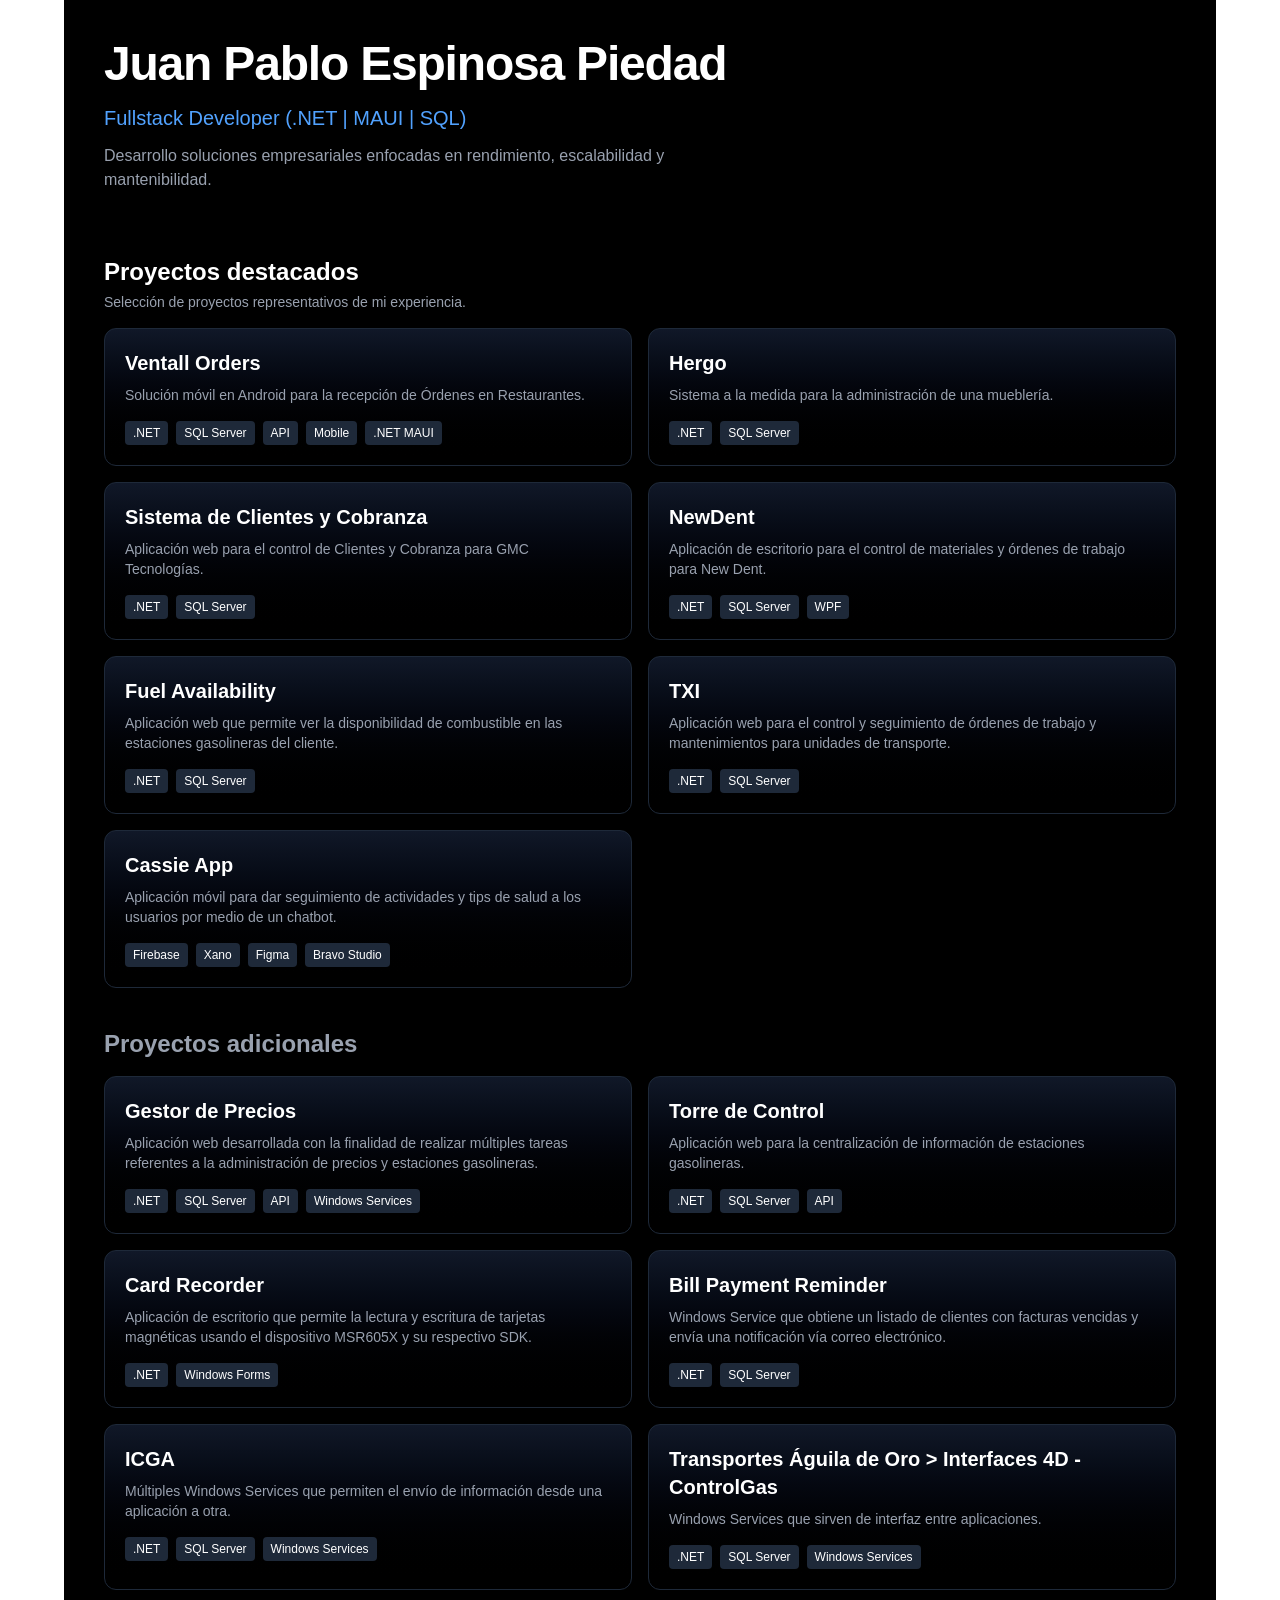
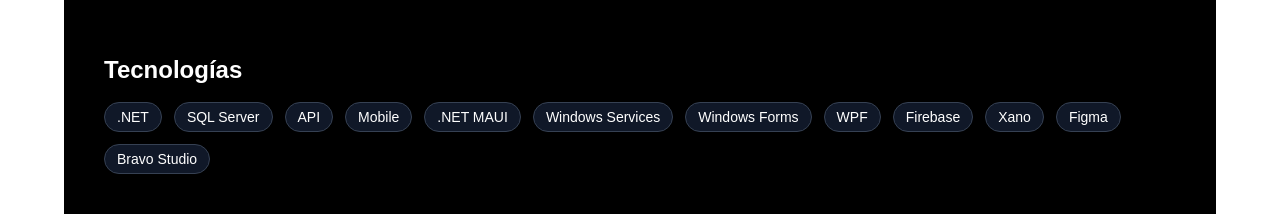
<file: index.html>
<!DOCTYPE html><html lang="en" class="geist_a71539c9-module__T19VSG__variable geist_mono_8d43a2aa-module__8Li5zG__variable h-full antialiased"><head><meta charSet="utf-8"/><meta name="viewport" content="width=device-width, initial-scale=1"/><link rel="preload" href="./_next/static/media/797e433ab948586e-s.p.0.q-h669a_dqa.woff2" as="font" crossorigin="" type="font/woff2"/><link rel="preload" href="./_next/static/media/caa3a2e1cccd8315-s.p.16t1db8_9y2o~.woff2" as="font" crossorigin="" type="font/woff2"/><link rel="stylesheet" href="./_next/static/chunks/0ab8f1ivj-nyp.css" data-precedence="next"/><link rel="preload" as="script" fetchPriority="low" href="./_next/static/chunks/0ht900cau6_ur.js"/><script src="./_next/static/chunks/00l-yd3t8dvwz.js" async=""></script><script src="./_next/static/chunks/16g.ca89g7fib.js" async=""></script><script src="./_next/static/chunks/turbopack-0i_s9pysuh803.js" async=""></script><script src="./_next/static/chunks/0dbhjjzl8qfwv.js" async=""></script><script src="./_next/static/chunks/0tjklhf5nq8hb.js" async=""></script><meta name="next-size-adjust" content=""/><title>Portafolio JP</title><meta name="description" content="Fullstack Developer (.NET | MAUI | SQL) enfocado en sistemas empresariales."/><link rel="icon" href="/favicon.ico?favicon.0nrxnu-f0.q-~.ico" sizes="254x256" type="image/x-icon"/><script src="./_next/static/chunks/03~yq9q893hmn.js" noModule=""></script></head><body class="min-h-full flex flex-col"><div hidden=""><!--$--><!--/$--></div><main class="bg-black text-white min-h-screen p-10 max-w-6xl mx-auto"><section class="mb-16" style="opacity:0;transform:translateY(20px)"><h1 class="text-5xl font-bold tracking-tight">Juan Pablo Espinosa Piedad</h1><p class="text-xl mt-4 text-blue-400 font-medium">Fullstack Developer (.NET | MAUI | SQL)</p><p class="text-gray-400 mt-3 max-w-xl">Desarrollo soluciones empresariales enfocadas en rendimiento, escalabilidad y mantenibilidad.</p></section><section class="mt-10"><h2 class="text-2xl font-semibold">Proyectos destacados</h2><p class="text-gray-400 text-sm mt-1">Selección de proyectos representativos de mi experiencia.</p><div class="grid md:grid-cols-2 gap-4 mt-4"><div class=" border border-gray-800  bg-gradient-to-b from-gray-900 to-black p-5 rounded-xl  hover:border-blue-500  hover:shadow-lg hover:shadow-blue-500/10 transition duration-300 "><h3 class="text-xl font-semibold mb-2">Ventall Orders</h3><p class="text-gray-400 text-sm">Solución móvil en Android para la recepción de Órdenes en Restaurantes.</p><div class="mt-4 flex gap-2 flex-wrap"><span class="text-xs bg-gray-800 px-2 py-1 rounded">.NET</span><span class="text-xs bg-gray-800 px-2 py-1 rounded">SQL Server</span><span class="text-xs bg-gray-800 px-2 py-1 rounded">API</span><span class="text-xs bg-gray-800 px-2 py-1 rounded">Mobile</span><span class="text-xs bg-gray-800 px-2 py-1 rounded">.NET MAUI</span></div></div><div class=" border border-gray-800  bg-gradient-to-b from-gray-900 to-black p-5 rounded-xl  hover:border-blue-500  hover:shadow-lg hover:shadow-blue-500/10 transition duration-300 "><h3 class="text-xl font-semibold mb-2">Hergo</h3><p class="text-gray-400 text-sm">Sistema a la medida para la administración de una mueblería.</p><div class="mt-4 flex gap-2 flex-wrap"><span class="text-xs bg-gray-800 px-2 py-1 rounded">.NET</span><span class="text-xs bg-gray-800 px-2 py-1 rounded">SQL Server</span></div></div><div class=" border border-gray-800  bg-gradient-to-b from-gray-900 to-black p-5 rounded-xl  hover:border-blue-500  hover:shadow-lg hover:shadow-blue-500/10 transition duration-300 "><h3 class="text-xl font-semibold mb-2">Sistema de Clientes y Cobranza</h3><p class="text-gray-400 text-sm">Aplicación web para el control de Clientes y Cobranza para GMC Tecnologías.</p><div class="mt-4 flex gap-2 flex-wrap"><span class="text-xs bg-gray-800 px-2 py-1 rounded">.NET</span><span class="text-xs bg-gray-800 px-2 py-1 rounded">SQL Server</span></div></div><div class=" border border-gray-800  bg-gradient-to-b from-gray-900 to-black p-5 rounded-xl  hover:border-blue-500  hover:shadow-lg hover:shadow-blue-500/10 transition duration-300 "><h3 class="text-xl font-semibold mb-2">NewDent</h3><p class="text-gray-400 text-sm">Aplicación de escritorio para el control de materiales y órdenes de trabajo para New Dent.</p><div class="mt-4 flex gap-2 flex-wrap"><span class="text-xs bg-gray-800 px-2 py-1 rounded">.NET</span><span class="text-xs bg-gray-800 px-2 py-1 rounded">SQL Server</span><span class="text-xs bg-gray-800 px-2 py-1 rounded">WPF</span></div></div><div class=" border border-gray-800  bg-gradient-to-b from-gray-900 to-black p-5 rounded-xl  hover:border-blue-500  hover:shadow-lg hover:shadow-blue-500/10 transition duration-300 "><h3 class="text-xl font-semibold mb-2">Fuel Availability</h3><p class="text-gray-400 text-sm">Aplicación web que permite ver la disponibilidad de combustible en las estaciones gasolineras del cliente.</p><div class="mt-4 flex gap-2 flex-wrap"><span class="text-xs bg-gray-800 px-2 py-1 rounded">.NET</span><span class="text-xs bg-gray-800 px-2 py-1 rounded">SQL Server</span></div></div><div class=" border border-gray-800  bg-gradient-to-b from-gray-900 to-black p-5 rounded-xl  hover:border-blue-500  hover:shadow-lg hover:shadow-blue-500/10 transition duration-300 "><h3 class="text-xl font-semibold mb-2">TXI</h3><p class="text-gray-400 text-sm">Aplicación web para el control y seguimiento de órdenes de trabajo y mantenimientos para unidades de transporte.</p><div class="mt-4 flex gap-2 flex-wrap"><span class="text-xs bg-gray-800 px-2 py-1 rounded">.NET</span><span class="text-xs bg-gray-800 px-2 py-1 rounded">SQL Server</span></div></div><div class=" border border-gray-800  bg-gradient-to-b from-gray-900 to-black p-5 rounded-xl  hover:border-blue-500  hover:shadow-lg hover:shadow-blue-500/10 transition duration-300 "><h3 class="text-xl font-semibold mb-2">Cassie App</h3><p class="text-gray-400 text-sm">Aplicación móvil para dar seguimiento de actividades y tips de salud a los usuarios por medio de un chatbot.</p><div class="mt-4 flex gap-2 flex-wrap"><span class="text-xs bg-gray-800 px-2 py-1 rounded">Firebase</span><span class="text-xs bg-gray-800 px-2 py-1 rounded">Xano</span><span class="text-xs bg-gray-800 px-2 py-1 rounded">Figma</span><span class="text-xs bg-gray-800 px-2 py-1 rounded">Bravo Studio</span></div></div></div></section><section class="mt-10"><h2 class="text-2xl font-semibold text-gray-400">Proyectos adicionales</h2><div class="grid md:grid-cols-2 gap-4 mt-4"><div class=" border border-gray-800  bg-gradient-to-b from-gray-900 to-black p-5 rounded-xl  hover:border-blue-500  hover:shadow-lg hover:shadow-blue-500/10 transition duration-300 "><h3 class="text-xl font-semibold mb-2">Gestor de Precios</h3><p class="text-gray-400 text-sm">Aplicación web desarrollada con la finalidad de realizar múltiples tareas referentes a la administración de precios y estaciones gasolineras.</p><div class="mt-4 flex gap-2 flex-wrap"><span class="text-xs bg-gray-800 px-2 py-1 rounded">.NET</span><span class="text-xs bg-gray-800 px-2 py-1 rounded">SQL Server</span><span class="text-xs bg-gray-800 px-2 py-1 rounded">API</span><span class="text-xs bg-gray-800 px-2 py-1 rounded">Windows Services</span></div></div><div class=" border border-gray-800  bg-gradient-to-b from-gray-900 to-black p-5 rounded-xl  hover:border-blue-500  hover:shadow-lg hover:shadow-blue-500/10 transition duration-300 "><h3 class="text-xl font-semibold mb-2">Torre de Control</h3><p class="text-gray-400 text-sm">Aplicación web para la centralización de información de estaciones gasolineras.</p><div class="mt-4 flex gap-2 flex-wrap"><span class="text-xs bg-gray-800 px-2 py-1 rounded">.NET</span><span class="text-xs bg-gray-800 px-2 py-1 rounded">SQL Server</span><span class="text-xs bg-gray-800 px-2 py-1 rounded">API</span></div></div><div class=" border border-gray-800  bg-gradient-to-b from-gray-900 to-black p-5 rounded-xl  hover:border-blue-500  hover:shadow-lg hover:shadow-blue-500/10 transition duration-300 "><h3 class="text-xl font-semibold mb-2">Card Recorder</h3><p class="text-gray-400 text-sm">Aplicación de escritorio que permite la lectura y escritura de tarjetas magnéticas usando el dispositivo MSR605X y su respectivo SDK.</p><div class="mt-4 flex gap-2 flex-wrap"><span class="text-xs bg-gray-800 px-2 py-1 rounded">.NET</span><span class="text-xs bg-gray-800 px-2 py-1 rounded">Windows Forms</span></div></div><div class=" border border-gray-800  bg-gradient-to-b from-gray-900 to-black p-5 rounded-xl  hover:border-blue-500  hover:shadow-lg hover:shadow-blue-500/10 transition duration-300 "><h3 class="text-xl font-semibold mb-2">Bill Payment Reminder</h3><p class="text-gray-400 text-sm">Windows Service que obtiene un listado de clientes con facturas vencidas y envía una notificación vía correo electrónico.</p><div class="mt-4 flex gap-2 flex-wrap"><span class="text-xs bg-gray-800 px-2 py-1 rounded">.NET</span><span class="text-xs bg-gray-800 px-2 py-1 rounded">SQL Server</span></div></div><div class=" border border-gray-800  bg-gradient-to-b from-gray-900 to-black p-5 rounded-xl  hover:border-blue-500  hover:shadow-lg hover:shadow-blue-500/10 transition duration-300 "><h3 class="text-xl font-semibold mb-2">ICGA</h3><p class="text-gray-400 text-sm">Múltiples Windows Services que permiten el envío de información desde una aplicación a otra.</p><div class="mt-4 flex gap-2 flex-wrap"><span class="text-xs bg-gray-800 px-2 py-1 rounded">.NET</span><span class="text-xs bg-gray-800 px-2 py-1 rounded">SQL Server</span><span class="text-xs bg-gray-800 px-2 py-1 rounded">Windows Services</span></div></div><div class=" border border-gray-800  bg-gradient-to-b from-gray-900 to-black p-5 rounded-xl  hover:border-blue-500  hover:shadow-lg hover:shadow-blue-500/10 transition duration-300 "><h3 class="text-xl font-semibold mb-2">Transportes Águila de Oro &gt; Interfaces 4D - ControlGas</h3><p class="text-gray-400 text-sm">Windows Services que sirven de interfaz entre aplicaciones.</p><div class="mt-4 flex gap-2 flex-wrap"><span class="text-xs bg-gray-800 px-2 py-1 rounded">.NET</span><span class="text-xs bg-gray-800 px-2 py-1 rounded">SQL Server</span><span class="text-xs bg-gray-800 px-2 py-1 rounded">Windows Services</span></div></div></div></section><section class="mt-16"><h2 class="text-2xl font-semibold">Tecnologías</h2><div class="flex flex-wrap gap-3 mt-4"><span class=" bg-gray-900  border border-gray-700  px-3 py-1  rounded-full  text-sm hover:border-blue-500 transition ">.NET</span><span class=" bg-gray-900  border border-gray-700  px-3 py-1  rounded-full  text-sm hover:border-blue-500 transition ">SQL Server</span><span class=" bg-gray-900  border border-gray-700  px-3 py-1  rounded-full  text-sm hover:border-blue-500 transition ">API</span><span class=" bg-gray-900  border border-gray-700  px-3 py-1  rounded-full  text-sm hover:border-blue-500 transition ">Mobile</span><span class=" bg-gray-900  border border-gray-700  px-3 py-1  rounded-full  text-sm hover:border-blue-500 transition ">.NET MAUI</span><span class=" bg-gray-900  border border-gray-700  px-3 py-1  rounded-full  text-sm hover:border-blue-500 transition ">Windows Services</span><span class=" bg-gray-900  border border-gray-700  px-3 py-1  rounded-full  text-sm hover:border-blue-500 transition ">Windows Forms</span><span class=" bg-gray-900  border border-gray-700  px-3 py-1  rounded-full  text-sm hover:border-blue-500 transition ">WPF</span><span class=" bg-gray-900  border border-gray-700  px-3 py-1  rounded-full  text-sm hover:border-blue-500 transition ">Firebase</span><span class=" bg-gray-900  border border-gray-700  px-3 py-1  rounded-full  text-sm hover:border-blue-500 transition ">Xano</span><span class=" bg-gray-900  border border-gray-700  px-3 py-1  rounded-full  text-sm hover:border-blue-500 transition ">Figma</span><span class=" bg-gray-900  border border-gray-700  px-3 py-1  rounded-full  text-sm hover:border-blue-500 transition ">Bravo Studio</span></div></section></main><!--$--><!--/$--><script src="./_next/static/chunks/0ht900cau6_ur.js" id="_R_" async=""></script><script>(self.__next_f=self.__next_f||[]).push([0])</script><script>self.__next_f.push([1,"1:\"$Sreact.fragment\"\n2:I[39756,[\"./_next/static/chunks/0dbhjjzl8qfwv.js\"],\"default\"]\n3:I[37457,[\"./_next/static/chunks/0dbhjjzl8qfwv.js\"],\"default\"]\n4:I[32177,[\"./_next/static/chunks/0dbhjjzl8qfwv.js\",\"./_next/static/chunks/0tjklhf5nq8hb.js\"],\"default\"]\n5:I[74855,[\"./_next/static/chunks/0dbhjjzl8qfwv.js\",\"./_next/static/chunks/0tjklhf5nq8hb.js\"],\"default\"]\nc:I[68027,[\"./_next/static/chunks/0dbhjjzl8qfwv.js\"],\"default\",1]\n:HL[\"./_next/static/chunks/0ab8f1ivj-nyp.css\",\"style\"]\n:HL[\"./_next/static/media/797e433ab948586e-s.p.0.q-h669a_dqa.woff2\",\"font\",{\"crossOrigin\":\"\",\"type\":\"font/woff2\"}]\n:HL[\"./_next/static/media/caa3a2e1cccd8315-s.p.16t1db8_9y2o~.woff2\",\"font\",{\"crossOrigin\":\"\",\"type\":\"font/woff2\"}]\n"])</script><script>self.__next_f.push([1,"0:{\"P\":null,\"c\":[\"\",\"\"],\"q\":\"\",\"i\":false,\"f\":[[[\"\",{\"children\":[\"__PAGE__\",{}]},\"$undefined\",\"$undefined\",16],[[\"$\",\"$1\",\"c\",{\"children\":[[[\"$\",\"link\",\"0\",{\"rel\":\"stylesheet\",\"href\":\"./_next/static/chunks/0ab8f1ivj-nyp.css\",\"precedence\":\"next\",\"crossOrigin\":\"$undefined\",\"nonce\":\"$undefined\"}],[\"$\",\"script\",\"script-0\",{\"src\":\"./_next/static/chunks/0dbhjjzl8qfwv.js\",\"async\":true,\"nonce\":\"$undefined\"}]],[\"$\",\"html\",null,{\"lang\":\"en\",\"className\":\"geist_a71539c9-module__T19VSG__variable geist_mono_8d43a2aa-module__8Li5zG__variable h-full antialiased\",\"children\":[\"$\",\"body\",null,{\"className\":\"min-h-full flex flex-col\",\"children\":[\"$\",\"$L2\",null,{\"parallelRouterKey\":\"children\",\"error\":\"$undefined\",\"errorStyles\":\"$undefined\",\"errorScripts\":\"$undefined\",\"template\":[\"$\",\"$L3\",null,{}],\"templateStyles\":\"$undefined\",\"templateScripts\":\"$undefined\",\"notFound\":[[[\"$\",\"title\",null,{\"children\":\"404: This page could not be found.\"}],[\"$\",\"div\",null,{\"style\":{\"fontFamily\":\"system-ui,\\\"Segoe UI\\\",Roboto,Helvetica,Arial,sans-serif,\\\"Apple Color Emoji\\\",\\\"Segoe UI Emoji\\\"\",\"height\":\"100vh\",\"textAlign\":\"center\",\"display\":\"flex\",\"flexDirection\":\"column\",\"alignItems\":\"center\",\"justifyContent\":\"center\"},\"children\":[\"$\",\"div\",null,{\"children\":[[\"$\",\"style\",null,{\"dangerouslySetInnerHTML\":{\"__html\":\"body{color:#000;background:#fff;margin:0}.next-error-h1{border-right:1px solid rgba(0,0,0,.3)}@media (prefers-color-scheme:dark){body{color:#fff;background:#000}.next-error-h1{border-right:1px solid rgba(255,255,255,.3)}}\"}}],[\"$\",\"h1\",null,{\"className\":\"next-error-h1\",\"style\":{\"display\":\"inline-block\",\"margin\":\"0 20px 0 0\",\"padding\":\"0 23px 0 0\",\"fontSize\":24,\"fontWeight\":500,\"verticalAlign\":\"top\",\"lineHeight\":\"49px\"},\"children\":404}],[\"$\",\"div\",null,{\"style\":{\"display\":\"inline-block\"},\"children\":[\"$\",\"h2\",null,{\"style\":{\"fontSize\":14,\"fontWeight\":400,\"lineHeight\":\"49px\",\"margin\":0},\"children\":\"This page could not be found.\"}]}]]}]}]],[]],\"forbidden\":\"$undefined\",\"unauthorized\":\"$undefined\"}]}]}]]}],{\"children\":[[\"$\",\"$1\",\"c\",{\"children\":[[\"$\",\"main\",null,{\"className\":\"bg-black text-white min-h-screen p-10 max-w-6xl mx-auto\",\"children\":[[\"$\",\"$L4\",null,{}],[\"$\",\"section\",null,{\"className\":\"mt-10\",\"children\":[[\"$\",\"h2\",null,{\"className\":\"text-2xl font-semibold\",\"children\":\"Proyectos destacados\"}],[\"$\",\"p\",null,{\"className\":\"text-gray-400 text-sm mt-1\",\"children\":\"Selección de proyectos representativos de mi experiencia.\"}],[\"$\",\"div\",null,{\"className\":\"grid md:grid-cols-2 gap-4 mt-4\",\"children\":[[\"$\",\"$L5\",\"Ventall.Orders\",{\"project\":{\"name\":\"Ventall Orders\",\"repo\":\"Ventall.Orders\",\"description\":\"Solución móvil en Android para la recepción de Órdenes en Restaurantes.\",\"stack\":[\".NET\",\"SQL Server\",\"API\",\"Mobile\",\".NET MAUI\"],\"type\":\"fullstack\",\"featured\":true}}],[\"$\",\"$L5\",\"Hergo\",{\"project\":{\"name\":\"Hergo\",\"repo\":\"Hergo\",\"description\":\"Sistema a la medida para la administración de una mueblería.\",\"stack\":[\".NET\",\"SQL Server\"],\"type\":\"frontend|backend\",\"featured\":true}}],[\"$\",\"$L5\",\"GMC.SCC\",{\"project\":{\"name\":\"Sistema de Clientes y Cobranza\",\"repo\":\"GMC.SCC\",\"description\":\"Aplicación web para el control de Clientes y Cobranza para GMC Tecnologías.\",\"stack\":[\".NET\",\"SQL Server\"],\"type\":\"frontend|backend\",\"featured\":true}}],[\"$\",\"$L5\",\"NewDent\",{\"project\":{\"name\":\"NewDent\",\"repo\":\"NewDent\",\"description\":\"Aplicación de escritorio para el control de materiales y órdenes de trabajo para New Dent.\",\"stack\":[\".NET\",\"SQL Server\",\"WPF\"],\"type\":\"frontend|backend\",\"featured\":true}}],[\"$\",\"$L5\",\"Petro7.FuelAvailability\",{\"project\":{\"name\":\"Fuel Availability\",\"repo\":\"Petro7.FuelAvailability\",\"description\":\"Aplicación web que permite ver la disponibilidad de combustible en las estaciones gasolineras del cliente.\",\"stack\":[\".NET\",\"SQL Server\"],\"type\":\"frontend|backend\",\"featured\":true}}],[\"$\",\"$L5\",\"Taller de Texas\",{\"project\":{\"name\":\"TXI\",\"repo\":\"Taller de Texas\",\"description\":\"Aplicación web para el control y seguimiento de órdenes de trabajo y mantenimientos para unidades de transporte.\",\"stack\":[\".NET\",\"SQL Server\"],\"type\":\"frontend|backend\",\"featured\":true}}],[\"$\",\"$L5\",\"Cassie.App\",{\"project\":{\"name\":\"Cassie App\",\"repo\":\"Cassie.App\",\"description\":\"Aplicación móvil para dar seguimiento de actividades y tips de salud a los usuarios por medio de un chatbot.\",\"stack\":[\"Firebase\",\"Xano\",\"Figma\",\"Bravo Studio\"],\"type\":\"frontend|backend\",\"featured\":true}}]]}]]}],[\"$\",\"section\",null,{\"className\":\"mt-10\",\"children\":[\"$L6\",\"$L7\"]}],\"$L8\"]}],[\"$L9\"],\"$La\"]}],{},null,false,null]},null,false,null],\"$Lb\",false]],\"m\":\"$undefined\",\"G\":[\"$c\",[\"$Ld\"]],\"S\":true,\"h\":null,\"s\":\"$undefined\",\"l\":\"$undefined\",\"p\":\"$undefined\",\"d\":\"$undefined\",\"b\":\"rN3eVQUjpNVmgqFKVZD4o\"}\n"])</script><script>self.__next_f.push([1,"e:I[97367,[\"./_next/static/chunks/0dbhjjzl8qfwv.js\"],\"OutletBoundary\"]\nf:\"$Sreact.suspense\"\n11:I[97367,[\"./_next/static/chunks/0dbhjjzl8qfwv.js\"],\"ViewportBoundary\"]\n13:I[97367,[\"./_next/static/chunks/0dbhjjzl8qfwv.js\"],\"MetadataBoundary\"]\n6:[\"$\",\"h2\",null,{\"className\":\"text-2xl font-semibold text-gray-400\",\"children\":\"Proyectos adicionales\"}]\n"])</script><script>self.__next_f.push([1,"7:[\"$\",\"div\",null,{\"className\":\"grid md:grid-cols-2 gap-4 mt-4\",\"children\":[[\"$\",\"$L5\",\"P7.GestorPrecios\",{\"project\":{\"name\":\"Gestor de Precios\",\"repo\":\"P7.GestorPrecios\",\"description\":\"Aplicación web desarrollada con la finalidad de realizar múltiples tareas referentes a la administración de precios y estaciones gasolineras.\",\"stack\":[\".NET\",\"SQL Server\",\"API\",\"Windows Services\"],\"type\":\"frontend|backend\",\"featured\":false}}],[\"$\",\"$L5\",\"G500.TC\",{\"project\":{\"name\":\"Torre de Control\",\"repo\":\"G500.TC\",\"description\":\"Aplicación web para la centralización de información de estaciones gasolineras.\",\"stack\":[\".NET\",\"SQL Server\",\"API\"],\"type\":\"frontend|backend\",\"featured\":false}}],[\"$\",\"$L5\",\"P7.CardRecorder\",{\"project\":{\"name\":\"Card Recorder\",\"repo\":\"P7.CardRecorder\",\"description\":\"Aplicación de escritorio que permite la lectura y escritura de tarjetas magnéticas usando el dispositivo MSR605X y su respectivo SDK.\",\"stack\":[\".NET\",\"Windows Forms\"],\"type\":\"frontend\",\"featured\":false}}],[\"$\",\"$L5\",\"EXELCO.BillPaymentReminder\",{\"project\":{\"name\":\"Bill Payment Reminder\",\"repo\":\"EXELCO.BillPaymentReminder\",\"description\":\"Windows Service que obtiene un listado de clientes con facturas vencidas y envía una notificación vía correo electrónico.\",\"stack\":[\".NET\",\"SQL Server\"],\"type\":\"frontend|backend\",\"featured\":false}}],[\"$\",\"$L5\",\"ICGA\",{\"project\":{\"name\":\"ICGA\",\"repo\":\"ICGA\",\"description\":\"Múltiples Windows Services que permiten el envío de información desde una aplicación a otra.\",\"stack\":[\".NET\",\"SQL Server\",\"Windows Services\"],\"type\":\"backend\",\"featured\":false}}],[\"$\",\"$L5\",\"TAO.I4DCG\",{\"project\":{\"name\":\"Transportes Águila de Oro \u003e Interfaces 4D - ControlGas\",\"repo\":\"TAO.I4DCG\",\"description\":\"Windows Services que sirven de interfaz entre aplicaciones.\",\"stack\":[\".NET\",\"SQL Server\",\"Windows Services\"],\"type\":\"backend\",\"featured\":false}}]]}]\n"])</script><script>self.__next_f.push([1,"8:[\"$\",\"section\",null,{\"className\":\"mt-16\",\"children\":[[\"$\",\"h2\",null,{\"className\":\"text-2xl font-semibold\",\"children\":\"Tecnologías\"}],[\"$\",\"div\",null,{\"className\":\"flex flex-wrap gap-3 mt-4\",\"children\":[[\"$\",\"span\",\".NET\",{\"className\":\" bg-gray-900  border border-gray-700  px-3 py-1  rounded-full  text-sm hover:border-blue-500 transition \",\"children\":\".NET\"}],[\"$\",\"span\",\"SQL Server\",{\"className\":\" bg-gray-900  border border-gray-700  px-3 py-1  rounded-full  text-sm hover:border-blue-500 transition \",\"children\":\"SQL Server\"}],[\"$\",\"span\",\"API\",{\"className\":\" bg-gray-900  border border-gray-700  px-3 py-1  rounded-full  text-sm hover:border-blue-500 transition \",\"children\":\"API\"}],[\"$\",\"span\",\"Mobile\",{\"className\":\" bg-gray-900  border border-gray-700  px-3 py-1  rounded-full  text-sm hover:border-blue-500 transition \",\"children\":\"Mobile\"}],[\"$\",\"span\",\".NET MAUI\",{\"className\":\" bg-gray-900  border border-gray-700  px-3 py-1  rounded-full  text-sm hover:border-blue-500 transition \",\"children\":\".NET MAUI\"}],[\"$\",\"span\",\"Windows Services\",{\"className\":\" bg-gray-900  border border-gray-700  px-3 py-1  rounded-full  text-sm hover:border-blue-500 transition \",\"children\":\"Windows Services\"}],[\"$\",\"span\",\"Windows Forms\",{\"className\":\" bg-gray-900  border border-gray-700  px-3 py-1  rounded-full  text-sm hover:border-blue-500 transition \",\"children\":\"Windows Forms\"}],[\"$\",\"span\",\"WPF\",{\"className\":\" bg-gray-900  border border-gray-700  px-3 py-1  rounded-full  text-sm hover:border-blue-500 transition \",\"children\":\"WPF\"}],[\"$\",\"span\",\"Firebase\",{\"className\":\" bg-gray-900  border border-gray-700  px-3 py-1  rounded-full  text-sm hover:border-blue-500 transition \",\"children\":\"Firebase\"}],[\"$\",\"span\",\"Xano\",{\"className\":\" bg-gray-900  border border-gray-700  px-3 py-1  rounded-full  text-sm hover:border-blue-500 transition \",\"children\":\"Xano\"}],[\"$\",\"span\",\"Figma\",{\"className\":\" bg-gray-900  border border-gray-700  px-3 py-1  rounded-full  text-sm hover:border-blue-500 transition \",\"children\":\"Figma\"}],[\"$\",\"span\",\"Bravo Studio\",{\"className\":\" bg-gray-900  border border-gray-700  px-3 py-1  rounded-full  text-sm hover:border-blue-500 transition \",\"children\":\"Bravo Studio\"}]]}]]}]\n"])</script><script>self.__next_f.push([1,"9:[\"$\",\"script\",\"script-0\",{\"src\":\"./_next/static/chunks/0tjklhf5nq8hb.js\",\"async\":true,\"nonce\":\"$undefined\"}]\na:[\"$\",\"$Le\",null,{\"children\":[\"$\",\"$f\",null,{\"name\":\"Next.MetadataOutlet\",\"children\":\"$@10\"}]}]\nb:[\"$\",\"$1\",\"h\",{\"children\":[null,[\"$\",\"$L11\",null,{\"children\":\"$L12\"}],[\"$\",\"div\",null,{\"hidden\":true,\"children\":[\"$\",\"$L13\",null,{\"children\":[\"$\",\"$f\",null,{\"name\":\"Next.Metadata\",\"children\":\"$L14\"}]}]}],[\"$\",\"meta\",null,{\"name\":\"next-size-adjust\",\"content\":\"\"}]]}]\nd:[\"$\",\"link\",\"0\",{\"rel\":\"stylesheet\",\"href\":\"./_next/static/chunks/0ab8f1ivj-nyp.css\",\"precedence\":\"next\",\"crossOrigin\":\"$undefined\",\"nonce\":\"$undefined\"}]\n"])</script><script>self.__next_f.push([1,"12:[[\"$\",\"meta\",\"0\",{\"charSet\":\"utf-8\"}],[\"$\",\"meta\",\"1\",{\"name\":\"viewport\",\"content\":\"width=device-width, initial-scale=1\"}]]\n"])</script><script>self.__next_f.push([1,"15:I[27201,[\"./_next/static/chunks/0dbhjjzl8qfwv.js\"],\"IconMark\"]\n10:null\n14:[[\"$\",\"title\",\"0\",{\"children\":\"Portafolio JP\"}],[\"$\",\"meta\",\"1\",{\"name\":\"description\",\"content\":\"Fullstack Developer (.NET | MAUI | SQL) enfocado en sistemas empresariales.\"}],[\"$\",\"link\",\"2\",{\"rel\":\"icon\",\"href\":\"/favicon.ico?favicon.0nrxnu-f0.q-~.ico\",\"sizes\":\"254x256\",\"type\":\"image/x-icon\"}],[\"$\",\"$L15\",\"3\",{}]]\n"])</script></body></html>
</file>
<file: _next/static/chunks/0ab8f1ivj-nyp.css>
@font-face{font-family:Geist;font-style:normal;font-weight:100 900;font-display:swap;src:url(../media/8a480f0b521d4e75-s.06d3mdzz5bre_.woff2)format("woff2");unicode-range:U+301,U+400-45F,U+490-491,U+4B0-4B1,U+2116}@font-face{font-family:Geist;font-style:normal;font-weight:100 900;font-display:swap;src:url(../media/7178b3e590c64307-s.11.cyxs5p-0z~.woff2)format("woff2");unicode-range:U+100-2BA,U+2BD-2C5,U+2C7-2CC,U+2CE-2D7,U+2DD-2FF,U+304,U+308,U+329,U+1D00-1DBF,U+1E00-1E9F,U+1EF2-1EFF,U+2020,U+20A0-20AB,U+20AD-20C0,U+2113,U+2C60-2C7F,U+A720-A7FF}@font-face{font-family:Geist;font-style:normal;font-weight:100 900;font-display:swap;src:url(../media/caa3a2e1cccd8315-s.p.16t1db8_9y2o~.woff2)format("woff2");unicode-range:U+??,U+131,U+152-153,U+2BB-2BC,U+2C6,U+2DA,U+2DC,U+304,U+308,U+329,U+2000-206F,U+20AC,U+2122,U+2191,U+2193,U+2212,U+2215,U+FEFF,U+FFFD}@font-face{font-family:Geist Fallback;src:local(Arial);ascent-override:95.94%;descent-override:28.16%;line-gap-override:0.0%;size-adjust:104.76%}.geist_a71539c9-module__T19VSG__className{font-family:Geist,Geist Fallback;font-style:normal}.geist_a71539c9-module__T19VSG__variable{--font-geist-sans:"Geist", "Geist Fallback"}
@font-face{font-family:Geist Mono;font-style:normal;font-weight:100 900;font-display:swap;src:url(../media/4fa387ec64143e14-s.0q3udbd2bu5yp.woff2)format("woff2");unicode-range:U+301,U+400-45F,U+490-491,U+4B0-4B1,U+2116}@font-face{font-family:Geist Mono;font-style:normal;font-weight:100 900;font-display:swap;src:url(../media/bbc41e54d2fcbd21-s.0gw~uztddq1df.woff2)format("woff2");unicode-range:U+100-2BA,U+2BD-2C5,U+2C7-2CC,U+2CE-2D7,U+2DD-2FF,U+304,U+308,U+329,U+1D00-1DBF,U+1E00-1E9F,U+1EF2-1EFF,U+2020,U+20A0-20AB,U+20AD-20C0,U+2113,U+2C60-2C7F,U+A720-A7FF}@font-face{font-family:Geist Mono;font-style:normal;font-weight:100 900;font-display:swap;src:url(../media/797e433ab948586e-s.p.0.q-h669a_dqa.woff2)format("woff2");unicode-range:U+??,U+131,U+152-153,U+2BB-2BC,U+2C6,U+2DA,U+2DC,U+304,U+308,U+329,U+2000-206F,U+20AC,U+2122,U+2191,U+2193,U+2212,U+2215,U+FEFF,U+FFFD}@font-face{font-family:Geist Mono Fallback;src:local(Arial);ascent-override:74.67%;descent-override:21.92%;line-gap-override:0.0%;size-adjust:134.59%}.geist_mono_8d43a2aa-module__8Li5zG__className{font-family:Geist Mono,Geist Mono Fallback;font-style:normal}.geist_mono_8d43a2aa-module__8Li5zG__variable{--font-geist-mono:"Geist Mono", "Geist Mono Fallback"}
@layer properties{@supports (((-webkit-hyphens:none)) and (not (margin-trim:inline))) or ((-moz-orient:inline) and (not (color:rgb(from red r g b)))){*,:before,:after,::backdrop{--tw-border-style:solid;--tw-gradient-position:initial;--tw-gradient-from:#0000;--tw-gradient-via:#0000;--tw-gradient-to:#0000;--tw-gradient-stops:initial;--tw-gradient-via-stops:initial;--tw-gradient-from-position:0%;--tw-gradient-via-position:50%;--tw-gradient-to-position:100%;--tw-font-weight:initial;--tw-tracking:initial;--tw-duration:initial;--tw-shadow:0 0 #0000;--tw-shadow-color:initial;--tw-shadow-alpha:100%;--tw-inset-shadow:0 0 #0000;--tw-inset-shadow-color:initial;--tw-inset-shadow-alpha:100%;--tw-ring-color:initial;--tw-ring-shadow:0 0 #0000;--tw-inset-ring-color:initial;--tw-inset-ring-shadow:0 0 #0000;--tw-ring-inset:initial;--tw-ring-offset-width:0px;--tw-ring-offset-color:#fff;--tw-ring-offset-shadow:0 0 #0000}}}@layer theme{:root,:host{--color-blue-400:#54a2ff;--color-blue-500:#3080ff;--color-gray-400:#99a1af;--color-gray-700:#364153;--color-gray-800:#1e2939;--color-gray-900:#101828;--color-black:#000;--color-white:#fff;--spacing:.25rem;--container-xl:36rem;--container-6xl:72rem;--text-xs:.75rem;--text-xs--line-height:calc(1 / .75);--text-sm:.875rem;--text-sm--line-height:calc(1.25 / .875);--text-xl:1.25rem;--text-xl--line-height:calc(1.75 / 1.25);--text-2xl:1.5rem;--text-2xl--line-height:calc(2 / 1.5);--text-5xl:3rem;--text-5xl--line-height:1;--font-weight-medium:500;--font-weight-semibold:600;--font-weight-bold:700;--tracking-tight:-.025em;--radius-xl:.75rem;--default-transition-duration:.15s;--default-transition-timing-function:cubic-bezier(.4, 0, .2, 1);--default-font-family:var(--font-geist-sans);--default-mono-font-family:var(--font-geist-mono)}@supports (color:lab(0% 0 0)){:root,:host{--color-blue-400:lab(65.0361% -1.42065 -56.9802);--color-blue-500:lab(54.1736% 13.3369 -74.6839);--color-gray-400:lab(65.9269% -.832707 -8.17473);--color-gray-700:lab(27.1134% -.956401 -12.3224);--color-gray-800:lab(16.1051% -1.18239 -11.7533);--color-gray-900:lab(8.11897% .811279 -12.254)}}}@layer base{*,:after,:before,::backdrop{box-sizing:border-box;border:0 solid;margin:0;padding:0}::file-selector-button{box-sizing:border-box;border:0 solid;margin:0;padding:0}html,:host{-webkit-text-size-adjust:100%;tab-size:4;line-height:1.5;font-family:var(--default-font-family,ui-sans-serif, system-ui, sans-serif, "Apple Color Emoji", "Segoe UI Emoji", "Segoe UI Symbol", "Noto Color Emoji");font-feature-settings:var(--default-font-feature-settings,normal);font-variation-settings:var(--default-font-variation-settings,normal);-webkit-tap-highlight-color:transparent}hr{height:0;color:inherit;border-top-width:1px}abbr:where([title]){-webkit-text-decoration:underline dotted;text-decoration:underline dotted}h1,h2,h3,h4,h5,h6{font-size:inherit;font-weight:inherit}a{color:inherit;-webkit-text-decoration:inherit;-webkit-text-decoration:inherit;-webkit-text-decoration:inherit;-webkit-text-decoration:inherit;text-decoration:inherit}b,strong{font-weight:bolder}code,kbd,samp,pre{font-family:var(--default-mono-font-family,ui-monospace, SFMono-Regular, Menlo, Monaco, Consolas, "Liberation Mono", "Courier New", monospace);font-feature-settings:var(--default-mono-font-feature-settings,normal);font-variation-settings:var(--default-mono-font-variation-settings,normal);font-size:1em}small{font-size:80%}sub,sup{vertical-align:baseline;font-size:75%;line-height:0;position:relative}sub{bottom:-.25em}sup{top:-.5em}table{text-indent:0;border-color:inherit;border-collapse:collapse}:-moz-focusring{outline:auto}progress{vertical-align:baseline}summary{display:list-item}ol,ul,menu{list-style:none}img,svg,video,canvas,audio,iframe,embed,object{vertical-align:middle;display:block}img,video{max-width:100%;height:auto}button,input,select,optgroup,textarea{font:inherit;font-feature-settings:inherit;font-variation-settings:inherit;letter-spacing:inherit;color:inherit;opacity:1;background-color:#0000;border-radius:0}::file-selector-button{font:inherit;font-feature-settings:inherit;font-variation-settings:inherit;letter-spacing:inherit;color:inherit;opacity:1;background-color:#0000;border-radius:0}:where(select:is([multiple],[size])) optgroup{font-weight:bolder}:where(select:is([multiple],[size])) optgroup option{padding-inline-start:20px}::file-selector-button{margin-inline-end:4px}::placeholder{opacity:1}@supports (not ((-webkit-appearance:-apple-pay-button))) or (contain-intrinsic-size:1px){::placeholder{color:currentColor}@supports (color:color-mix(in lab, red, red)){::placeholder{color:color-mix(in oklab, currentcolor 50%, transparent)}}}textarea{resize:vertical}::-webkit-search-decoration{-webkit-appearance:none}::-webkit-date-and-time-value{min-height:1lh;text-align:inherit}::-webkit-datetime-edit{display:inline-flex}::-webkit-datetime-edit-fields-wrapper{padding:0}::-webkit-datetime-edit{padding-block:0}::-webkit-datetime-edit-year-field{padding-block:0}::-webkit-datetime-edit-month-field{padding-block:0}::-webkit-datetime-edit-day-field{padding-block:0}::-webkit-datetime-edit-hour-field{padding-block:0}::-webkit-datetime-edit-minute-field{padding-block:0}::-webkit-datetime-edit-second-field{padding-block:0}::-webkit-datetime-edit-millisecond-field{padding-block:0}::-webkit-datetime-edit-meridiem-field{padding-block:0}::-webkit-calendar-picker-indicator{line-height:1}:-moz-ui-invalid{box-shadow:none}button,input:where([type=button],[type=reset],[type=submit]){appearance:button}::file-selector-button{appearance:button}::-webkit-inner-spin-button{height:auto}::-webkit-outer-spin-button{height:auto}[hidden]:where(:not([hidden=until-found])){display:none!important}}@layer components;@layer utilities{.visible{visibility:visible}.start{inset-inline-start:var(--spacing)}.mx-auto{margin-inline:auto}.mt-1{margin-top:calc(var(--spacing) * 1)}.mt-3{margin-top:calc(var(--spacing) * 3)}.mt-4{margin-top:calc(var(--spacing) * 4)}.mt-10{margin-top:calc(var(--spacing) * 10)}.mt-16{margin-top:calc(var(--spacing) * 16)}.mb-2{margin-bottom:calc(var(--spacing) * 2)}.mb-16{margin-bottom:calc(var(--spacing) * 16)}.flex{display:flex}.grid{display:grid}.hidden{display:none}.h-full{height:100%}.min-h-full{min-height:100%}.min-h-screen{min-height:100vh}.max-w-6xl{max-width:var(--container-6xl)}.max-w-xl{max-width:var(--container-xl)}.flex-col{flex-direction:column}.flex-wrap{flex-wrap:wrap}.gap-2{gap:calc(var(--spacing) * 2)}.gap-3{gap:calc(var(--spacing) * 3)}.gap-4{gap:calc(var(--spacing) * 4)}.rounded{border-radius:.25rem}.rounded-full{border-radius:3.40282e38px}.rounded-xl{border-radius:var(--radius-xl)}.border{border-style:var(--tw-border-style);border-width:1px}.border-gray-700{border-color:var(--color-gray-700)}.border-gray-800{border-color:var(--color-gray-800)}.bg-black{background-color:var(--color-black)}.bg-gray-800{background-color:var(--color-gray-800)}.bg-gray-900{background-color:var(--color-gray-900)}.bg-gradient-to-b{--tw-gradient-position:to bottom in oklab;background-image:linear-gradient(var(--tw-gradient-stops))}.from-gray-900{--tw-gradient-from:var(--color-gray-900);--tw-gradient-stops:var(--tw-gradient-via-stops,var(--tw-gradient-position), var(--tw-gradient-from) var(--tw-gradient-from-position), var(--tw-gradient-to) var(--tw-gradient-to-position))}.to-black{--tw-gradient-to:var(--color-black);--tw-gradient-stops:var(--tw-gradient-via-stops,var(--tw-gradient-position), var(--tw-gradient-from) var(--tw-gradient-from-position), var(--tw-gradient-to) var(--tw-gradient-to-position))}.p-5{padding:calc(var(--spacing) * 5)}.p-10{padding:calc(var(--spacing) * 10)}.px-2{padding-inline:calc(var(--spacing) * 2)}.px-3{padding-inline:calc(var(--spacing) * 3)}.py-1{padding-block:calc(var(--spacing) * 1)}.text-2xl{font-size:var(--text-2xl);line-height:var(--tw-leading,var(--text-2xl--line-height))}.text-5xl{font-size:var(--text-5xl);line-height:var(--tw-leading,var(--text-5xl--line-height))}.text-sm{font-size:var(--text-sm);line-height:var(--tw-leading,var(--text-sm--line-height))}.text-xl{font-size:var(--text-xl);line-height:var(--tw-leading,var(--text-xl--line-height))}.text-xs{font-size:var(--text-xs);line-height:var(--tw-leading,var(--text-xs--line-height))}.font-bold{--tw-font-weight:var(--font-weight-bold);font-weight:var(--font-weight-bold)}.font-medium{--tw-font-weight:var(--font-weight-medium);font-weight:var(--font-weight-medium)}.font-semibold{--tw-font-weight:var(--font-weight-semibold);font-weight:var(--font-weight-semibold)}.tracking-tight{--tw-tracking:var(--tracking-tight);letter-spacing:var(--tracking-tight)}.text-blue-400{color:var(--color-blue-400)}.text-gray-400{color:var(--color-gray-400)}.text-white{color:var(--color-white)}.antialiased{-webkit-font-smoothing:antialiased;-moz-osx-font-smoothing:grayscale}.transition{transition-property:color,background-color,border-color,outline-color,text-decoration-color,fill,stroke,--tw-gradient-from,--tw-gradient-via,--tw-gradient-to,opacity,box-shadow,transform,translate,scale,rotate,filter,-webkit-backdrop-filter,backdrop-filter,display,content-visibility,overlay,pointer-events;transition-timing-function:var(--tw-ease,var(--default-transition-timing-function));transition-duration:var(--tw-duration,var(--default-transition-duration))}.duration-300{--tw-duration:.3s;transition-duration:.3s}@media (hover:hover){.hover\:border-blue-500:hover{border-color:var(--color-blue-500)}.hover\:shadow-lg:hover{--tw-shadow:0 10px 15px -3px var(--tw-shadow-color,#0000001a), 0 4px 6px -4px var(--tw-shadow-color,#0000001a);box-shadow:var(--tw-inset-shadow), var(--tw-inset-ring-shadow), var(--tw-ring-offset-shadow), var(--tw-ring-shadow), var(--tw-shadow)}.hover\:shadow-blue-500\/10:hover{--tw-shadow-color:#3080ff1a}@supports (color:color-mix(in lab, red, red)){.hover\:shadow-blue-500\/10:hover{--tw-shadow-color:color-mix(in oklab, color-mix(in oklab, var(--color-blue-500) 10%, transparent) var(--tw-shadow-alpha), transparent)}}}@media (min-width:48rem){.md\:grid-cols-2{grid-template-columns:repeat(2,minmax(0,1fr))}}}:root{--background:#fff;--foreground:#171717}@media (prefers-color-scheme:dark){:root{--background:#0a0a0a;--foreground:#ededed}}body{background:var(--background);color:var(--foreground);font-family:Arial,Helvetica,sans-serif}@property --tw-border-style{syntax:"*";inherits:false;initial-value:solid}@property --tw-gradient-position{syntax:"*";inherits:false}@property --tw-gradient-from{syntax:"<color>";inherits:false;initial-value:#0000}@property --tw-gradient-via{syntax:"<color>";inherits:false;initial-value:#0000}@property --tw-gradient-to{syntax:"<color>";inherits:false;initial-value:#0000}@property --tw-gradient-stops{syntax:"*";inherits:false}@property --tw-gradient-via-stops{syntax:"*";inherits:false}@property --tw-gradient-from-position{syntax:"<length-percentage>";inherits:false;initial-value:0%}@property --tw-gradient-via-position{syntax:"<length-percentage>";inherits:false;initial-value:50%}@property --tw-gradient-to-position{syntax:"<length-percentage>";inherits:false;initial-value:100%}@property --tw-font-weight{syntax:"*";inherits:false}@property --tw-tracking{syntax:"*";inherits:false}@property --tw-duration{syntax:"*";inherits:false}@property --tw-shadow{syntax:"*";inherits:false;initial-value:0 0 #0000}@property --tw-shadow-color{syntax:"*";inherits:false}@property --tw-shadow-alpha{syntax:"<percentage>";inherits:false;initial-value:100%}@property --tw-inset-shadow{syntax:"*";inherits:false;initial-value:0 0 #0000}@property --tw-inset-shadow-color{syntax:"*";inherits:false}@property --tw-inset-shadow-alpha{syntax:"<percentage>";inherits:false;initial-value:100%}@property --tw-ring-color{syntax:"*";inherits:false}@property --tw-ring-shadow{syntax:"*";inherits:false;initial-value:0 0 #0000}@property --tw-inset-ring-color{syntax:"*";inherits:false}@property --tw-inset-ring-shadow{syntax:"*";inherits:false;initial-value:0 0 #0000}@property --tw-ring-inset{syntax:"*";inherits:false}@property --tw-ring-offset-width{syntax:"<length>";inherits:false;initial-value:0}@property --tw-ring-offset-color{syntax:"*";inherits:false;initial-value:#fff}@property --tw-ring-offset-shadow{syntax:"*";inherits:false;initial-value:0 0 #0000}
</file>
